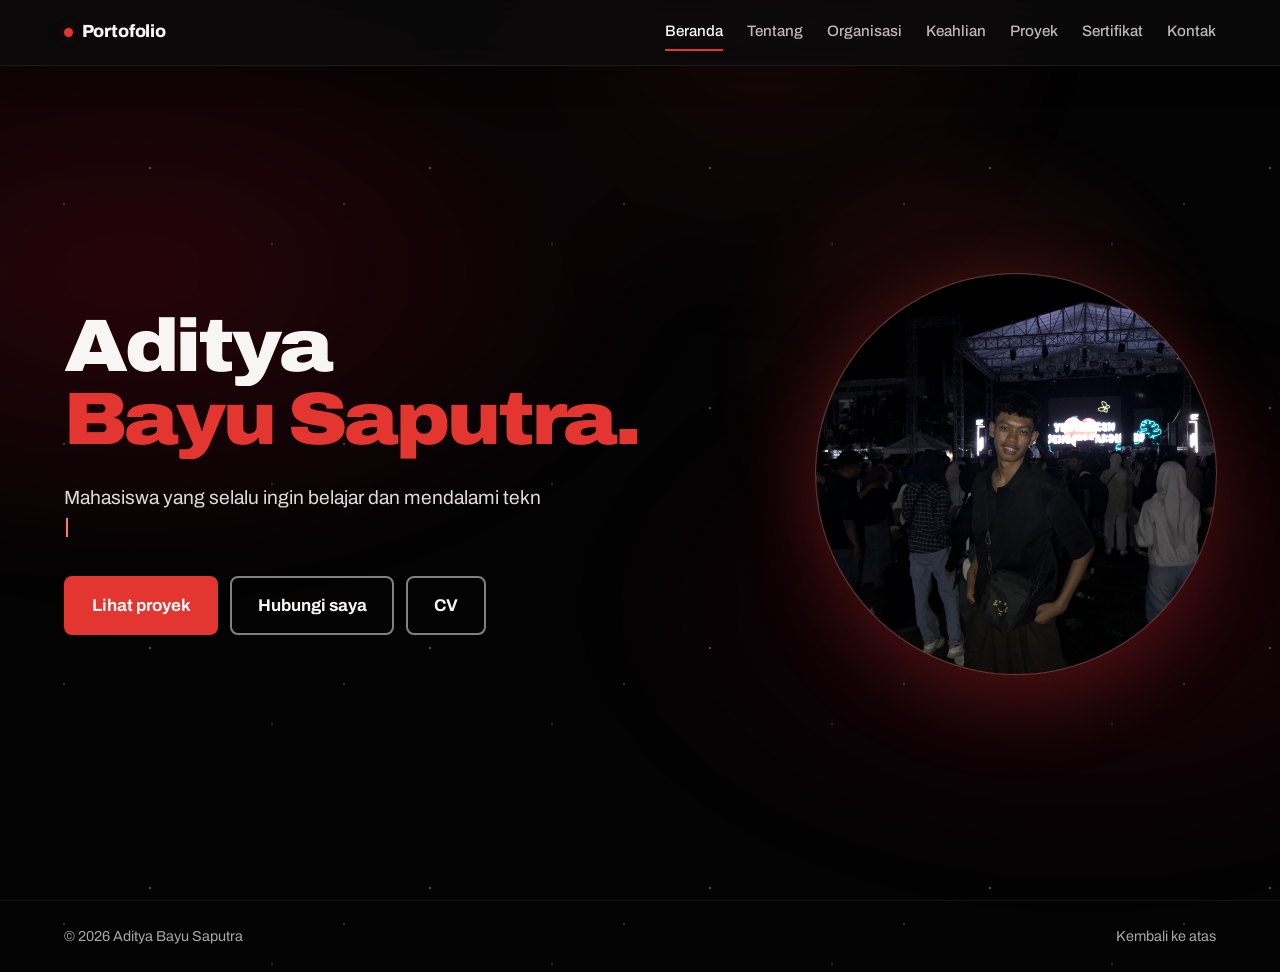
<file: index.html>
<!DOCTYPE html>
<html lang="id">
<head>
  <meta charset="UTF-8">
  <meta name="viewport" content="width=device-width, initial-scale=1">
  <title>Aditya Bayu Saputra – Mahasiswa Teknik Komputer</title>
  <meta name="description" content="Portofolio Aditya Bayu Saputra, mahasiswa Teknik Komputer.">
  <link rel="preconnect" href="https://fonts.googleapis.com">
  <link rel="preconnect" href="https://fonts.gstatic.com" crossorigin>
  <link href="https://fonts.googleapis.com/css2?family=Archivo:wdth,wght@62..125,400..900&display=swap" rel="stylesheet">
  <link rel="stylesheet" href="style.css">
</head>
<body>
  <header class="topbar">
    <a class="brand" href="#atas">Portofolio</a>
    <nav class="nav" aria-label="Navigasi utama">
      <a href="#atas" class="active" aria-current="page">Beranda</a>
      <a href="tentang.html#tentang">Tentang</a>
      <a href="organisasi.html#organisasi">Organisasi</a>
      <a href="keahlian.html#keahlian">Keahlian</a>
      <a href="proyek.html#proyek">Proyek</a>
      <a href="sertifikat.html#sertifikat">Sertifikat</a>
      <a href="kontak.html#kontak">Kontak</a>
    </nav>
  </header>

  <main>
    <section class="hero" id="atas">
      <div class="hero-text">
        <h1 class="name">
          <span class="line"><span>Aditya</span></span>
          <span class="line"><span>Bayu Saputra.</span></span>
        </h1>
        <p class="role" aria-label="Mahasiswa yang selalu ingin belajar dan mendalami teknologi."><span class="typed-copy">Mahasiswa yang selalu ingin belajar dan mendalami teknologi.</span><span class="typing-caret" aria-hidden="true"></span></p>
        <div class="actions">
          <a class="btn btn-red" href="proyek.html#proyek">Lihat proyek</a>
          <a class="btn btn-line" href="kontak.html#kontak">Hubungi saya</a>
          <a class="btn btn-line" href="cv1.pdf" target="_blank" rel="noopener">CV</a>
        </div>
      </div>
      <figure class="photo">
        <img src="img/a1.jpeg" alt="Foto Aditya Bayu Saputra" onerror="this.remove()">
        <span class="photo-fallback" aria-hidden="true">AB</span>
      </figure>
    </section>
  </main>

  <footer class="footer">
    <p>&copy; <span id="tahun">2026</span> Aditya Bayu Saputra</p>
    <a href="#atas">Kembali ke atas</a>
  </footer>

  <script src="script.js"></script>
</body>
</html>
</file>
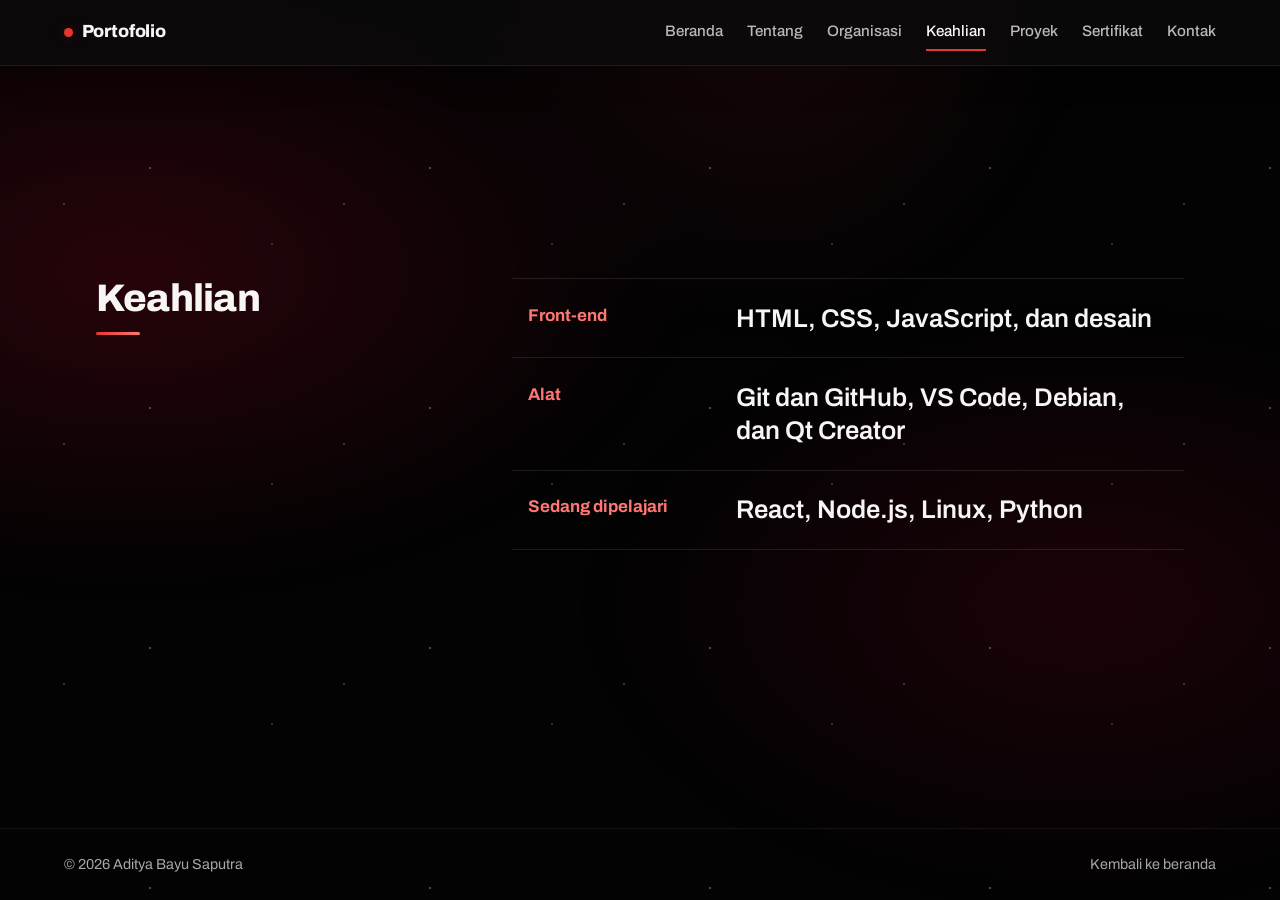
<file: keahlian.html>
<!DOCTYPE html>
<html lang="id">
<head>
  <meta charset="UTF-8">
  <meta name="viewport" content="width=device-width, initial-scale=1">
  <title>Keahlian – Aditya Bayu Saputra</title>
  <meta name="description" content="Keahlian dan teknologi yang sedang dipelajari Aditya Bayu Saputra.">
  <link rel="preconnect" href="https://fonts.googleapis.com">
  <link rel="preconnect" href="https://fonts.gstatic.com" crossorigin>
  <link href="https://fonts.googleapis.com/css2?family=Archivo:wdth,wght@62..125,400..900&display=swap" rel="stylesheet">
  <link rel="stylesheet" href="style.css">
</head>
<body>
  <header class="topbar">
    <a class="brand" href="index.html#atas">Portofolio</a>
    <nav class="nav" aria-label="Navigasi utama">
      <a href="index.html#atas">Beranda</a>
      <a href="tentang.html#tentang">Tentang</a>
      <a href="organisasi.html#organisasi">Organisasi</a>
      <a href="#keahlian" class="active" aria-current="page">Keahlian</a>
      <a href="proyek.html#proyek">Proyek</a>
      <a href="sertifikat.html#sertifikat">Sertifikat</a>
      <a href="kontak.html#kontak">Kontak</a>
    </nav>
  </header>
  <main>
    <section class="skills" id="keahlian">
      <div class="wrap two-col">
        <h2>Keahlian</h2>
        <dl class="skill-list">
          <div><dt>Front-end</dt><dd>HTML, CSS, JavaScript, dan desain</dd></div>
          <div><dt>Alat</dt><dd>Git dan GitHub, VS Code, Debian, dan Qt Creator</dd></div>
          <div><dt>Sedang dipelajari</dt><dd>React, Node.js, Linux, Python</dd></div>
        </dl>
      </div>
    </section>
  </main>
  <footer class="footer"><p>&copy; <span id="tahun">2026</span> Aditya Bayu Saputra</p><a href="index.html#atas">Kembali ke beranda</a></footer>
  <script src="script.js"></script>
</body>
</html>
</file>
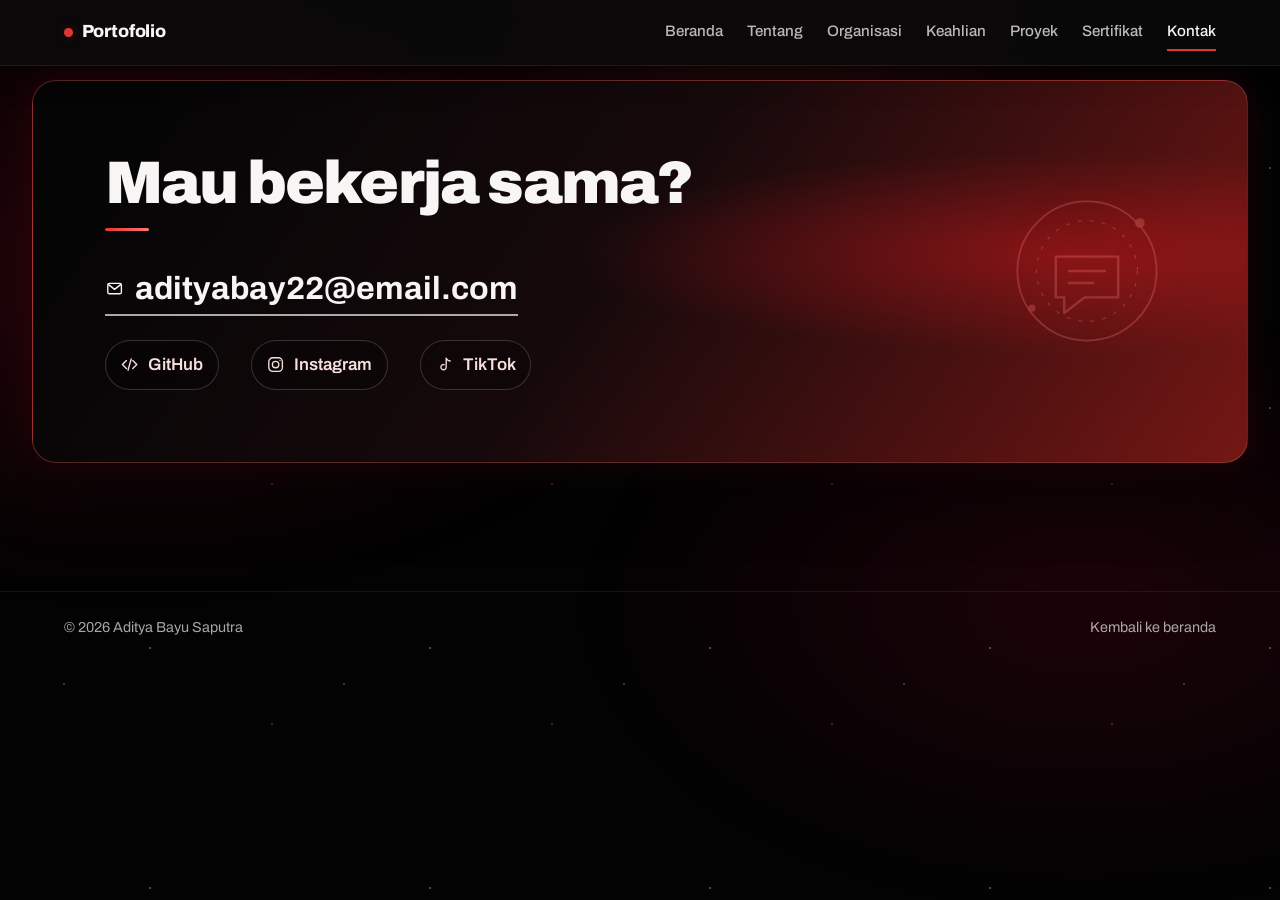
<file: kontak.html>
<!DOCTYPE html>
<html lang="id">
<head>
  <meta charset="UTF-8">
  <meta name="viewport" content="width=device-width, initial-scale=1">
  <title>Kontak – Aditya Bayu Saputra</title>
  <meta name="description" content="Hubungi Aditya Bayu Saputra.">
  <link rel="preconnect" href="https://fonts.googleapis.com">
  <link rel="preconnect" href="https://fonts.gstatic.com" crossorigin>
  <link href="https://fonts.googleapis.com/css2?family=Archivo:wdth,wght@62..125,400..900&display=swap" rel="stylesheet">
  <link rel="stylesheet" href="style.css">
</head>
<body>
  <header class="topbar">
    <a class="brand" href="index.html#atas">Portofolio</a>
    <nav class="nav" aria-label="Navigasi utama">
      <a href="index.html#atas">Beranda</a>
      <a href="tentang.html#tentang">Tentang</a>
      <a href="organisasi.html#organisasi">Organisasi</a>
      <a href="keahlian.html#keahlian">Keahlian</a>
      <a href="proyek.html#proyek">Proyek</a>
      <a href="sertifikat.html#sertifikat">Sertifikat</a>
      <a href="#kontak" class="active" aria-current="page">Kontak</a>
    </nav>
  </header>
  <main>
    <section class="contact" id="kontak">
      <div class="wrap">
        <div class="contact-decoration" aria-hidden="true">
          <svg viewBox="0 0 160 160" fill="none">
            <circle cx="80" cy="80" r="58" stroke="currentColor" stroke-width="1.5" />
            <circle cx="80" cy="80" r="42" stroke="currentColor" stroke-width="1" stroke-dasharray="3 7" />
            <path d="M54 68h52v34H78l-17 13v-13h-7V68Z" stroke="currentColor" stroke-width="2" stroke-linejoin="round" />
            <path d="M65 80h30M65 90h20" stroke="currentColor" stroke-width="2" stroke-linecap="round" />
            <circle cx="124" cy="40" r="4" fill="currentColor" />
            <circle cx="34" cy="111" r="3" fill="currentColor" />
          </svg>
        </div>
        <h2 class="contact-title">Mau bekerja sama?</h2>
        <a class="mail" href="mailto:adityabay22@email.com">
          <svg class="contact-link-icon" viewBox="0 0 24 24" aria-hidden="true" focusable="false">
            <rect x="3.5" y="5.5" width="17" height="13" rx="2" />
            <path d="m4.5 7 7.5 6 7.5-6" />
          </svg>
          <span>adityabay22@email.com</span>
        </a>
        <ul class="socials">
          <li>
            <a href="https://github.com/" target="_blank" rel="noopener">
              <svg class="contact-link-icon" viewBox="0 0 24 24" aria-hidden="true" focusable="false">
                <path d="m8 7-5 5 5 5M16 7l5 5-5 5m-2-12-4 14" />
              </svg>
              <span>GitHub</span>
            </a>
          </li>
          <li>
            <a href="https://www.instagram.com/ditz_amoureux?dmpr=OWpjemVkOXNkZjht" target="_blank" rel="noopener">
              <svg class="contact-link-icon" viewBox="0 0 24 24" aria-hidden="true" focusable="false">
                <rect x="3.5" y="3.5" width="17" height="17" rx="5" />
                <circle cx="12" cy="12" r="4" />
                <circle cx="17.5" cy="6.8" r=".8" fill="currentColor" stroke="none" />
              </svg>
              <span>Instagram</span>
            </a>
          </li>
          <li>
            <a href="http://tiktok.com/@adityabay22" target="_blank" rel="noopener">
              <svg class="contact-link-icon" viewBox="0 0 24 24" aria-hidden="true" focusable="false">
                <path d="M14 4v11.2a3.3 3.3 0 1 1-2.7-3.25M14 4c1.1 2.1 2.8 3.2 5 3.5" />
              </svg>
              <span>TikTok</span>
            </a>
          </li>
        </ul>
      </div>
    </section>
  </main>
  <footer class="footer"><p>&copy; <span id="tahun">2026</span> Aditya Bayu Saputra</p><a href="index.html#atas">Kembali ke beranda</a></footer>
  <script src="script.js"></script>
</body>
</html>
</file>
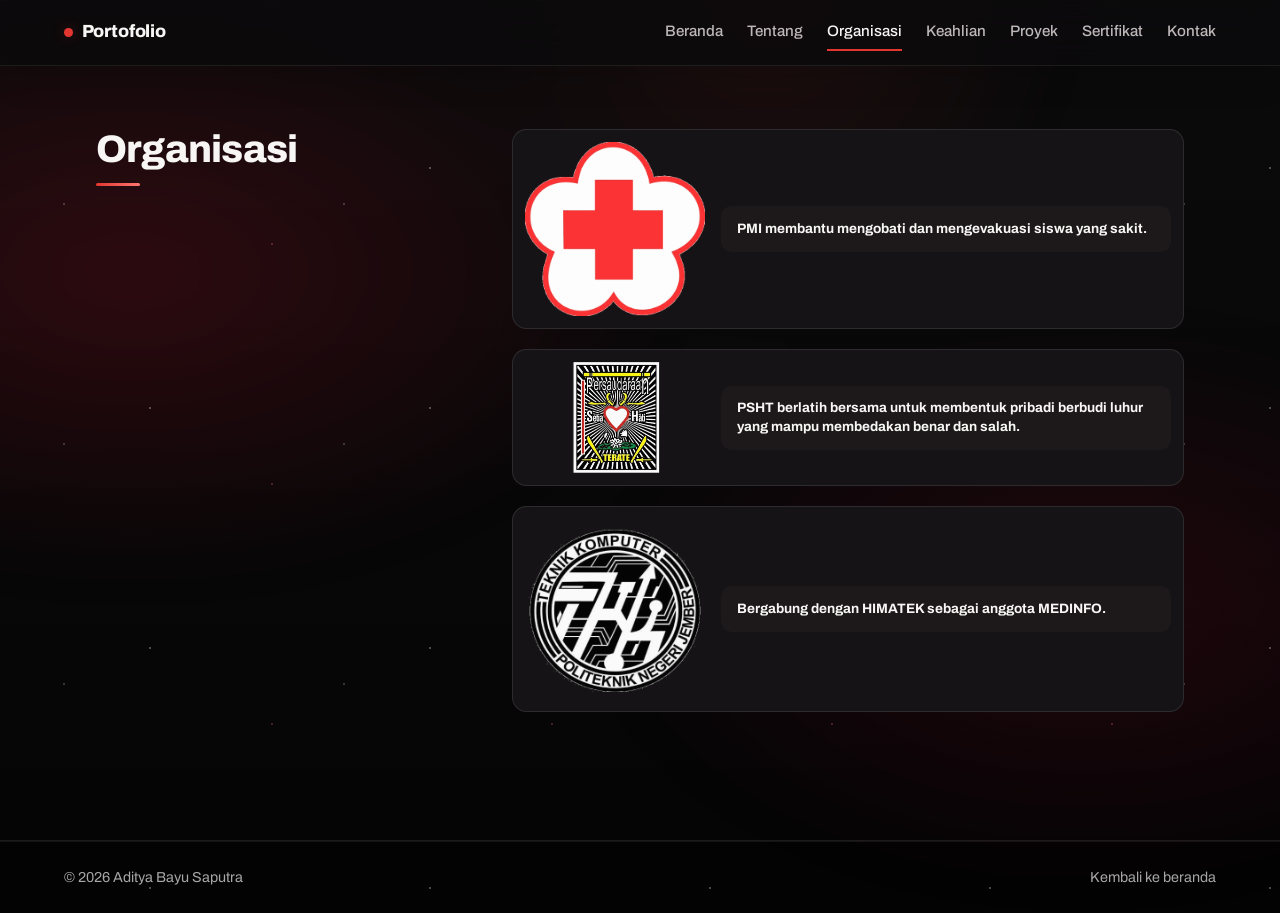
<file: organisasi.html>
<!DOCTYPE html>
<html lang="id">
<head>
  <meta charset="UTF-8">
  <meta name="viewport" content="width=device-width, initial-scale=1">
  <title>Organisasi – Aditya Bayu Saputra</title>
  <meta name="description" content="Pengalaman organisasi Aditya Bayu Saputra.">
  <link rel="preconnect" href="https://fonts.googleapis.com">
  <link rel="preconnect" href="https://fonts.gstatic.com" crossorigin>
  <link href="https://fonts.googleapis.com/css2?family=Archivo:wdth,wght@62..125,400..900&display=swap" rel="stylesheet">
  <link rel="stylesheet" href="style.css">
</head>
<body>
  <header class="topbar">
    <a class="brand" href="index.html#atas">Portofolio</a>
    <nav class="nav" aria-label="Navigasi utama">
      <a href="index.html#atas">Beranda</a>
      <a href="tentang.html#tentang">Tentang</a>
      <a href="#organisasi" class="active" aria-current="page">Organisasi</a>
      <a href="keahlian.html#keahlian">Keahlian</a>
      <a href="proyek.html#proyek">Proyek</a>
      <a href="sertifikat.html#sertifikat">Sertifikat</a>
      <a href="kontak.html#kontak">Kontak</a>
    </nav>
  </header>

  <main>
    <section class="about" id="organisasi">
      <div class="wrap two-col">
        <div class="about-heading">
          <h2>Organisasi</h2>
        </div>
        <div class="about-body">
          <ul class="image-gallery organization-gallery">
            <li>
              <figure class="gallery-card">
                <img src="img/org1.png" alt="Kegiatan PMI" onerror="this.remove()">
                <figcaption>PMI membantu mengobati dan mengevakuasi siswa yang sakit.</figcaption>
                <span class="gallery-fallback" aria-hidden="true">PMI</span>
              </figure>
            </li>
            <li>
              <figure class="gallery-card">
                <img src="img/org2.png" alt="Kegiatan PSHT" onerror="this.remove()">
                <figcaption>PSHT berlatih bersama untuk membentuk pribadi berbudi luhur yang mampu membedakan benar dan salah.</figcaption>
                <span class="gallery-fallback" aria-hidden="true">Foto organisasi</span>
              </figure>
            </li>
            <li>
              <figure class="gallery-card">
                <img src="img/org3.png" alt="Kegiatan HIMATEK" onerror="this.remove()">
                <figcaption>Bergabung dengan HIMATEK sebagai anggota MEDINFO.</figcaption>
                <span class="gallery-fallback" aria-hidden="true">Foto organisasi</span>
              </figure>
            </li>
          </ul>
        </div>
      </div>
    </section>
  </main>

  <footer class="footer">
    <p>&copy; <span id="tahun">2026</span> Aditya Bayu Saputra</p>
    <a href="index.html#atas">Kembali ke beranda</a>
  </footer>

  <script src="script.js"></script>
</body>
</html>
</file>
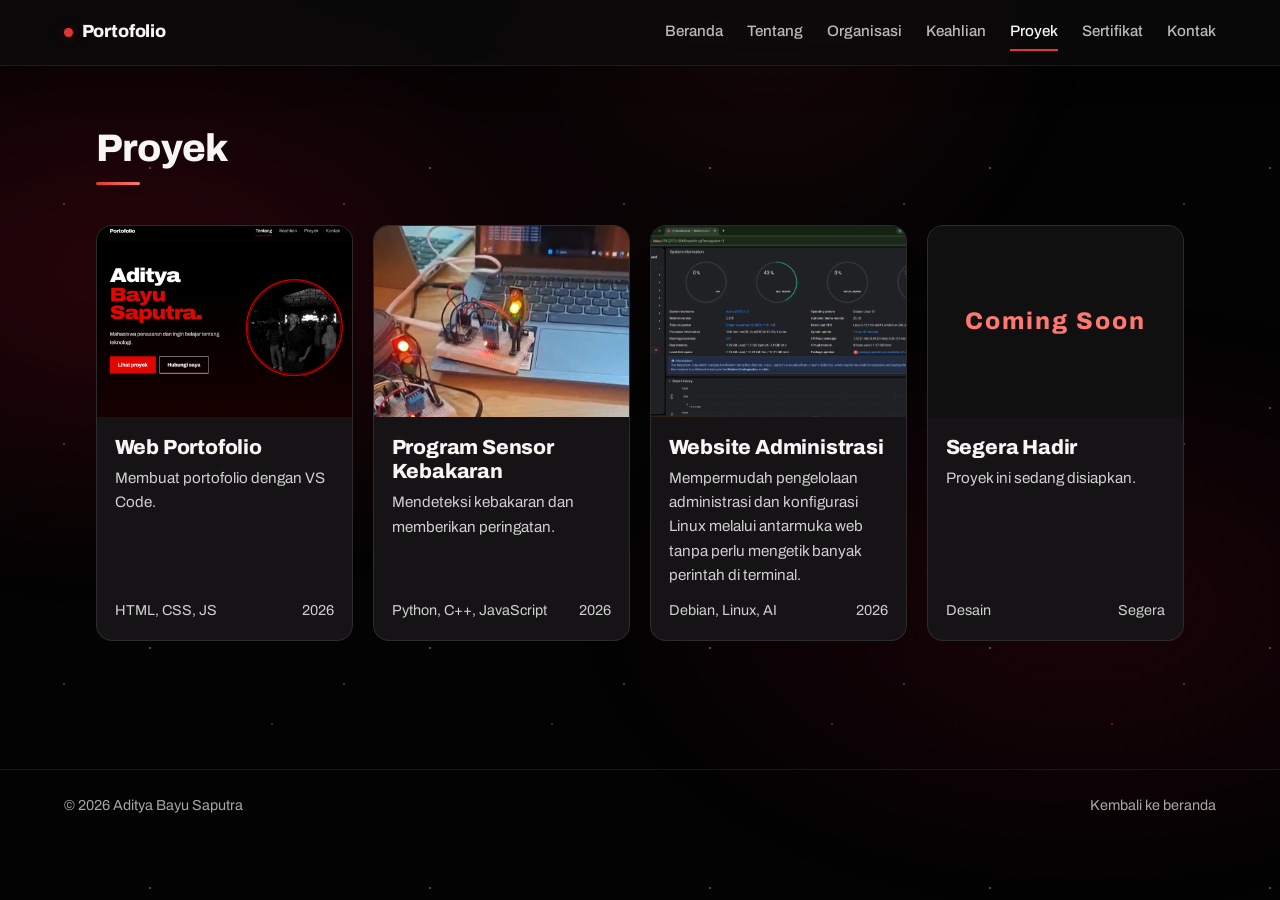
<file: proyek.html>
<!DOCTYPE html>
<html lang="id">
<head>
  <meta charset="UTF-8">
  <meta name="viewport" content="width=device-width, initial-scale=1">
  <title>Proyek – Aditya Bayu Saputra</title>
  <meta name="description" content="Daftar proyek Aditya Bayu Saputra.">
  <link rel="preconnect" href="https://fonts.googleapis.com">
  <link rel="preconnect" href="https://fonts.gstatic.com" crossorigin>
  <link href="https://fonts.googleapis.com/css2?family=Archivo:wdth,wght@62..125,400..900&display=swap" rel="stylesheet">
  <link rel="stylesheet" href="style.css">
</head>
<body>
  <header class="topbar">
    <a class="brand" href="index.html#atas">Portofolio</a>
    <nav class="nav" aria-label="Navigasi utama">
      <a href="index.html#atas">Beranda</a>
      <a href="tentang.html#tentang">Tentang</a>
      <a href="organisasi.html#organisasi">Organisasi</a>
      <a href="keahlian.html#keahlian">Keahlian</a>
      <a href="#proyek" class="active" aria-current="page">Proyek</a>
      <a href="sertifikat.html#sertifikat">Sertifikat</a>
      <a href="kontak.html#kontak">Kontak</a>
    </nav>
  </header>
  <main>
    <section class="projects" id="proyek">
      <div class="wrap">
        <h2>Proyek</h2>
        <ul class="project-list">
          <li><a href="#" class="project"><span class="p-img"><img src="img/a2.png" alt="Web Portofolio" onerror="this.remove()"><span class="p-img-fallback" aria-hidden="true">Gambar proyek</span></span><span class="p-main"><strong>Web Portofolio</strong><em>Membuat portofolio dengan VS Code.</em></span><span class="p-meta"><span>HTML, CSS, JS</span><span>2026</span></span></a></li>
          <li><a href="#" class="project"><span class="p-img"><img src="img/prk1.jpeg" alt="Program ESP8266" onerror="this.remove()"><span class="p-img-fallback" aria-hidden="true">Gambar proyek</span></span><span class="p-main"><strong>Program Sensor Kebakaran</strong><em>Mendeteksi kebakaran dan memberikan peringatan.</em></span><span class="p-meta"><span>Python, C++, JavaScript</span><span>2026</span></span></a></li>
          <li><a href="#" class="project"><span class="p-img"><img src="img/prk2.png" alt="Antarmuka Webmin" onerror="this.remove()"><span class="p-img-fallback" aria-hidden="true">Gambar proyek</span></span><span class="p-main"><strong>Website Administrasi</strong><em>Mempermudah pengelolaan administrasi dan konfigurasi Linux melalui antarmuka web tanpa perlu mengetik banyak perintah di terminal.</em></span><span class="p-meta"><span>Debian, Linux, AI</span><span>2026</span></span></a></li>
          <li><a href="#" class="project"><span class="p-img p-img-coming-soon"><span>Coming Soon</span></span><span class="p-main"><strong>Segera Hadir</strong><em>Proyek ini sedang disiapkan.</em></span><span class="p-meta"><span>Desain</span><span>Segera</span></span></a></li>
        </ul>
      </div>
    </section>
  </main>
  <footer class="footer"><p>&copy; <span id="tahun">2026</span> Aditya Bayu Saputra</p><a href="index.html#atas">Kembali ke beranda</a></footer>
  <script src="script.js"></script>
</body>
</html>
</file>
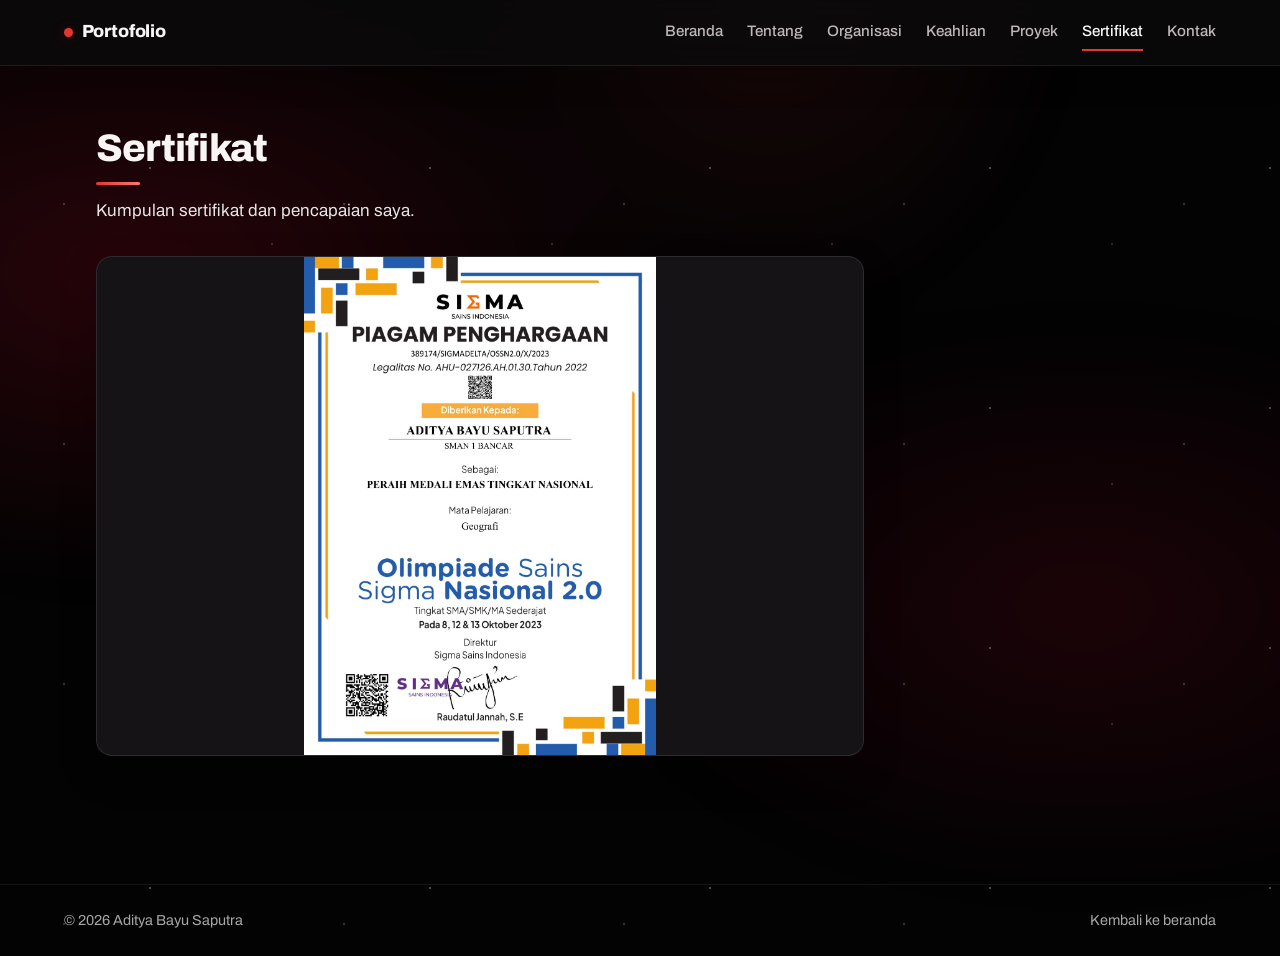
<file: sertifikat.html>
<!DOCTYPE html>
<html lang="id">
<head>
  <meta charset="UTF-8">
  <meta name="viewport" content="width=device-width, initial-scale=1">
  <title>Sertifikat – Aditya Bayu Saputra</title>
  <meta name="description" content="Sertifikat dan pencapaian Aditya Bayu Saputra.">
  <link rel="preconnect" href="https://fonts.googleapis.com">
  <link rel="preconnect" href="https://fonts.gstatic.com" crossorigin>
  <link href="https://fonts.googleapis.com/css2?family=Archivo:wdth,wght@62..125,400..900&display=swap" rel="stylesheet">
  <link rel="stylesheet" href="style.css">
</head>
<body>
  <header class="topbar">
    <a class="brand" href="index.html#atas">Portofolio</a>
    <nav class="nav" aria-label="Navigasi utama">
      <a href="index.html#atas">Beranda</a>
      <a href="tentang.html#tentang">Tentang</a>
      <a href="organisasi.html#organisasi">Organisasi</a>
      <a href="keahlian.html#keahlian">Keahlian</a>
      <a href="proyek.html#proyek">Proyek</a>
      <a href="#sertifikat" class="active" aria-current="page">Sertifikat</a>
      <a href="kontak.html#kontak">Kontak</a>
    </nav>
  </header>
  <main>
    <section class="certificates" id="sertifikat">
      <div class="wrap">
        <h2 class="certificate-title">Sertifikat</h2>
        <p class="certificate-intro">Kumpulan sertifikat dan pencapaian saya.</p>
        <ul class="certificate-list">
          <li><figure class="certificate-card"><img src="img/srt1.jpeg" alt="Sertifikat 1" onerror="this.remove()"><figcaption class="certificate-fallback">Gambar sertifikat belum tersedia.</figcaption></figure></li>
        </ul>
      </div>
    </section>
  </main>
  <footer class="footer"><p>&copy; <span id="tahun">2026</span> Aditya Bayu Saputra</p><a href="index.html#atas">Kembali ke beranda</a></footer>
  <script src="script.js"></script>
</body>
</html>
</file>
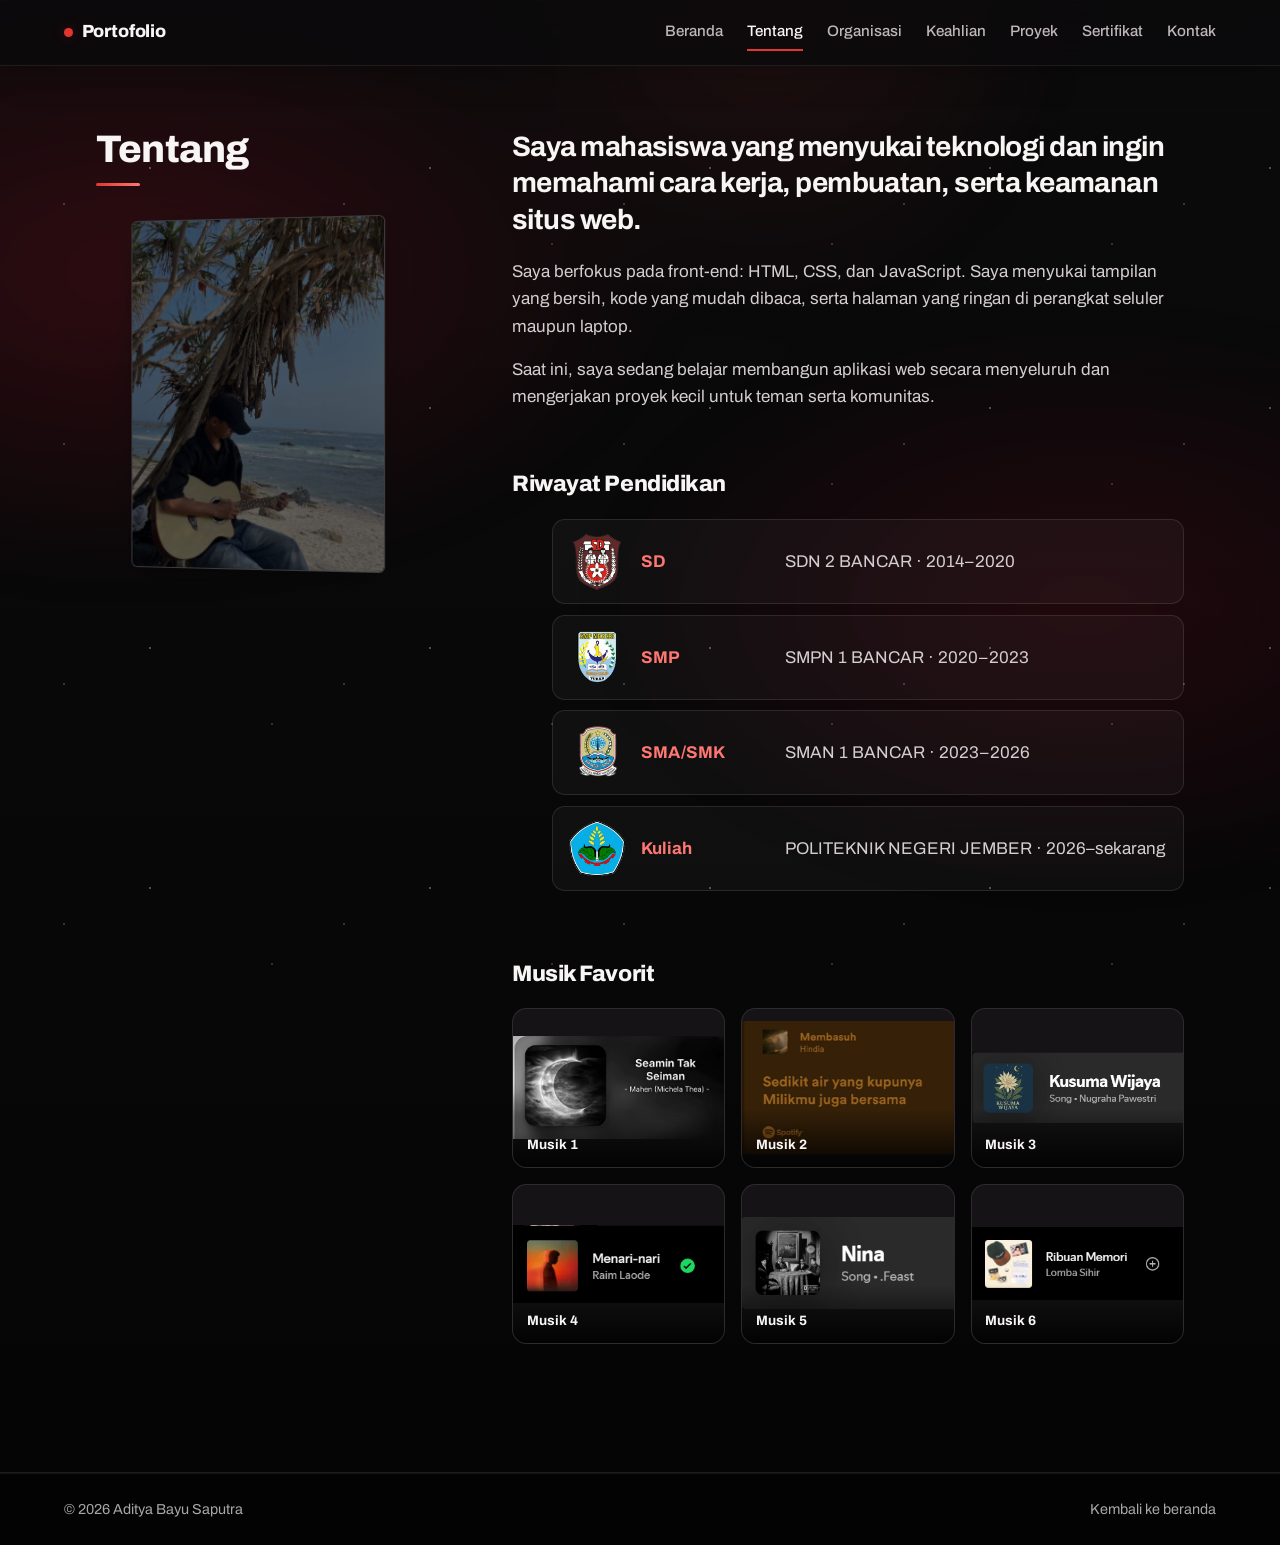
<file: tentang.html>
<!DOCTYPE html>
<html lang="id">
<head>
  <meta charset="UTF-8">
  <meta name="viewport" content="width=device-width, initial-scale=1">
  <title>Tentang – Aditya Bayu Saputra</title>
  <meta name="description" content="Tentang, pendidikan, dan musik favorit Aditya Bayu Saputra.">
  <link rel="preconnect" href="https://fonts.googleapis.com">
  <link rel="preconnect" href="https://fonts.gstatic.com" crossorigin>
  <link href="https://fonts.googleapis.com/css2?family=Archivo:wdth,wght@62..125,400..900&display=swap" rel="stylesheet">
  <link rel="stylesheet" href="style.css">
</head>
<body>
  <header class="topbar">
    <a class="brand" href="index.html#atas">Portofolio</a>
    <nav class="nav" aria-label="Navigasi utama">
      <a href="index.html#atas">Beranda</a>
      <a href="#tentang" class="active" aria-current="page">Tentang</a>
      <a href="organisasi.html#organisasi">Organisasi</a>
      <a href="keahlian.html#keahlian">Keahlian</a>
      <a href="proyek.html#proyek">Proyek</a>
      <a href="sertifikat.html#sertifikat">Sertifikat</a>
      <a href="kontak.html#kontak">Kontak</a>
    </nav>
  </header>

  <main>
    <section class="about" id="tentang">
      <div class="wrap two-col">
        <div class="about-heading">
          <h2>Tentang</h2>
          <div class="about-hanger">
            <div class="about-flip-card" data-tilt-card tabindex="0" role="button" aria-pressed="false" aria-label="Kartu foto 3D Aditya Bayu Saputra. Arahkan kursor atau sentuh untuk melihat foto lainnya. Tekan Enter atau Spasi untuk mengganti foto.">
              <div class="about-card-face about-card-front">
                <img class="about-card-photo-dark" src="img/acc2.jpeg" alt="Foto bermain gitar di tepi pantai" onerror="this.remove()">
                <img class="about-card-photo-light" src="img/acc2.jpeg" alt="" aria-hidden="true" onerror="this.remove()">
              </div>
              <figure class="about-card-face about-card-back">
                <img class="about-card-photo-dark" src="img/acc4.jpeg" alt="Foto seseorang di puncak gunung" onerror="this.remove()">
                <img class="about-card-photo-light" src="img/acc4.jpeg" alt="" aria-hidden="true" onerror="this.remove()">
              </figure>
            </div>
          </div>
        </div>
        <div class="about-body">
          <p class="lead">Saya mahasiswa yang menyukai teknologi dan ingin memahami cara kerja, pembuatan, serta keamanan situs web.</p>
          <p>Saya berfokus pada front-end: HTML, CSS, dan JavaScript. Saya menyukai tampilan yang bersih, kode yang mudah dibaca, serta halaman yang ringan di perangkat seluler maupun laptop.</p>
          <p>Saat ini, saya sedang belajar membangun aplikasi web secara menyeluruh dan mengerjakan proyek kecil untuk teman serta komunitas.</p>
          <div class="about-extra">
            <section class="about-section" aria-labelledby="pendidikan-title">
              <h3 id="pendidikan-title">Riwayat Pendidikan</h3>
              <ol class="education-list">
                <li><span class="education-logo"><img src="img/pdd1.png" alt="" onerror="this.remove()"><span>Logo</span></span><strong>SD</strong><span>SDN 2 BANCAR · 2014–2020</span></li>
                <li><span class="education-logo"><img src="img/pdd2.png" alt="" onerror="this.remove()"><span>Logo</span></span><strong>SMP</strong><span>SMPN 1 BANCAR · 2020–2023</span></li>
                <li><span class="education-logo"><img src="img/pdd3.png" alt="" onerror="this.remove()"><span>Logo</span></span><strong>SMA/SMK</strong><span>SMAN 1 BANCAR · 2023–2026</span></li>
                <li><span class="education-logo"><img src="img/pdd4.png" alt="" onerror="this.remove()"><span>Logo</span></span><strong>Kuliah</strong><span>POLITEKNIK NEGERI JEMBER · 2026–sekarang</span></li>
              </ol>
            </section>
            <section class="about-section" aria-labelledby="musik-title">
              <h3 id="musik-title">Musik Favorit</h3>
              <ul class="image-gallery music-gallery">
                <li><figure class="gallery-card"><img src="img/msk1.png" alt="Sampul musik 1" onerror="this.remove()"><figcaption>Musik 1</figcaption><span class="gallery-fallback" aria-hidden="true">Sampul musik</span></figure></li>
                <li><figure class="gallery-card"><img src="img/msk2.png" alt="Sampul musik 2" onerror="this.remove()"><figcaption>Musik 2</figcaption><span class="gallery-fallback" aria-hidden="true">Sampul musik</span></figure></li>
                <li><figure class="gallery-card"><img src="img/msk3.png" alt="Sampul musik 3" onerror="this.remove()"><figcaption>Musik 3</figcaption><span class="gallery-fallback" aria-hidden="true">Sampul musik</span></figure></li>
                <li><figure class="gallery-card"><img src="img/msk4.png" alt="Sampul musik 4" onerror="this.remove()"><figcaption>Musik 4</figcaption><span class="gallery-fallback" aria-hidden="true">Sampul musik</span></figure></li>
                <li><figure class="gallery-card"><img src="img/msk5.png" alt="Sampul musik 5" onerror="this.remove()"><figcaption>Musik 5</figcaption><span class="gallery-fallback" aria-hidden="true">Sampul musik</span></figure></li>
                <li><figure class="gallery-card"><img src="img/msk6.png" alt="Sampul musik 6" onerror="this.remove()"><figcaption>Musik 6</figcaption><span class="gallery-fallback" aria-hidden="true">Sampul musik</span></figure></li>
              </ul>
            </section>
          </div>
        </div>
      </div>
    </section>
  </main>

  <footer class="footer"><p>&copy; <span id="tahun">2026</span> Aditya Bayu Saputra</p><a href="index.html#atas">Kembali ke beranda</a></footer>
  <script src="script.js"></script>
</body>
</html>
</file>
<file: style.css>
/* ===== Warna: hitam, merah, putih ===== */
:root {
  --black: #0b0a0c;
  --white: #f8f5f5;
  --red: #e43630;
  --red-dark: #bd2924;
  --red-light: #ff7771;
  --grey: #beb7b9;
  --surface: #151315;
  --surface-raised: #1d191b;
  --line: rgba(255, 255, 255, 0.1);
  --red-glow: rgba(228, 54, 48, 0.24);
  --font: "Archivo", "Helvetica Neue", Arial, sans-serif;
  --pad: clamp(1.25rem, 5vw, 4rem);
}

*, *::before, *::after { box-sizing: border-box; }

html { scroll-behavior: smooth; scroll-padding-top: 4.5rem; }

body {
  isolation: isolate;
  margin: 0;
  font-family: var(--font);
  font-size: 1.0625rem;
  line-height: 1.6;
  color: var(--white);
  background: #030304;
  -webkit-font-smoothing: antialiased;
}

::selection { color: var(--white); background: var(--red-dark); }

body::before, body::after {
  content: "";
  position: fixed;
  inset: -12%;
  z-index: -1;
  pointer-events: none;
}
body::before {
  background:
    radial-gradient(ellipse at 18% 34%, rgba(190, 12, 32, 0.2), transparent 30%),
    radial-gradient(ellipse at 78% 64%, rgba(130, 4, 24, 0.2), transparent 28%),
    radial-gradient(ellipse at 58% 8%, rgba(228, 54, 48, 0.1), transparent 24%);
  filter: blur(28px);
  animation: cosmic-nebula 28s ease-in-out infinite alternate;
}
body::after {
  background-image:
    radial-gradient(1px 1px at 24px 36px, rgba(255, 255, 255, 0.7) 98%, transparent),
    radial-gradient(1px 1px at 146px 112px, rgba(255, 119, 113, 0.65) 98%, transparent),
    radial-gradient(1.5px 1.5px at 218px 72px, rgba(255, 255, 255, 0.5) 98%, transparent);
  background-size: 280px 240px;
  opacity: 0.4;
  animation: cosmic-stars 55s linear infinite;
}
@keyframes cosmic-nebula {
  from { transform: translate3d(-1.5%, -1%, 0) scale(1); }
  to { transform: translate3d(1.5%, 1%, 0) scale(1.06); }
}
@keyframes cosmic-stars {
  to { transform: translate3d(-2%, 1.5%, 0); }
}

a { color: inherit; text-decoration: none; }
ul, dl, dd { margin: 0; padding: 0; list-style: none; }

.cosmic-cursor-dot { position: fixed; top: 0; left: 0; z-index: 20; width: var(--trail-size); aspect-ratio: 1; border-radius: 50%; opacity: 0; background: radial-gradient(circle, #fff 0%, #ff7771 24%, rgba(228, 54, 48, .7) 52%, transparent 76%); filter: drop-shadow(0 0 7px rgba(255, 54, 48, .85)); pointer-events: none; will-change: transform; transition: opacity .2s ease; }
.cosmic-cursor-dot.is-visible { opacity: var(--trail-opacity); }
.firework-rocket, .firework-spark, .firework-flash { position: fixed; z-index: 19; pointer-events: none; }
.firework-rocket { top: calc(100vh - 9px); left: calc(var(--firework-x) - 2px); width: 4px; height: 18px; border-radius: 50%; background: linear-gradient(to top, transparent, #fff, var(--red-light)); filter: drop-shadow(0 0 8px var(--red-light)); animation: firework-rocket-rise .56s cubic-bezier(.2,.7,.3,1) forwards; }
.firework-flash { top: calc(var(--firework-y) - 40px); left: calc(var(--firework-x) - 40px); width: 80px; height: 80px; border-radius: 50%; background: radial-gradient(circle, #fff 0%, rgba(255, 209, 102, 0.9) 12%, rgba(255, 119, 113, 0.5) 38%, transparent 72%); opacity: 0; animation: firework-flash .5s ease-out .52s forwards; }
.firework-spark { top: calc(var(--firework-y) - 3px); left: calc(var(--firework-x) - 3px); width: 6px; height: 6px; border-radius: 50%; background: var(--firework-color); box-shadow: 0 0 12px var(--firework-color), 0 0 22px var(--firework-color); opacity: 0; animation: firework-burst .9s ease-out .52s forwards; }
@keyframes firework-rocket-rise {
  to { transform: translateY(var(--firework-rise)); opacity: 0; }
}
@keyframes firework-flash {
  0% { opacity: 0; transform: scale(.15); }
  20% { opacity: 1; transform: scale(1); }
  100% { opacity: 0; transform: scale(1.6); }
}
@keyframes firework-burst {
  0% { opacity: 1; transform: translate(0, 0) scale(.8); }
  100% { opacity: 0; transform: translate(var(--burst-x), var(--burst-y)) scale(.1); }
}

:focus-visible { outline: 3px solid var(--red); outline-offset: 3px; }
a:hover, a:focus-visible, a:active { text-shadow: 0 0 8px rgba(255, 72, 65, 0.8); }

.wrap { max-width: 76rem; margin: 0 auto; padding: 0 var(--pad); }

h2 {
  margin: 0;
  font-size: clamp(1.6rem, 3.6vw, 2.4rem);
  font-weight: 800;
  line-height: 1.05;
  letter-spacing: -0.02em;
}
h2::after {
  display: block;
  width: 2.75rem;
  height: 3px;
  margin-top: 0.85rem;
  border-radius: 999px;
  background: linear-gradient(90deg, var(--red), var(--red-light));
  content: "";
}

/* ===== Topbar ===== */
.topbar {
  position: fixed;
  inset: 0 0 auto 0;
  z-index: 10;
  display: flex;
  align-items: center;
  justify-content: space-between;
  gap: 2rem;
  padding: 0.85rem var(--pad);
  background: rgba(11, 10, 12, 0.82);
  backdrop-filter: blur(16px);
  -webkit-backdrop-filter: blur(16px);
  border-bottom: 1px solid rgba(255, 255, 255, 0.08);
  box-shadow: 0 0.75rem 2rem rgba(0, 0, 0, 0.16);
}
.brand { font-weight: 800; font-size: 1.1rem; letter-spacing: -0.01em; white-space: nowrap; }
.brand::before { display: inline-block; width: 0.55rem; height: 0.55rem; margin-right: 0.55rem; border-radius: 50%; background: var(--red); box-shadow: 0 0 0.8rem var(--red-glow); content: ""; }
.nav { display: flex; flex-wrap: wrap; gap: 1.5rem; scrollbar-width: thin; scrollbar-color: rgba(255, 255, 255, 0.28) transparent; }
.nav::-webkit-scrollbar { height: 4px; }
.nav::-webkit-scrollbar-track { background: transparent; }
.nav::-webkit-scrollbar-thumb { border-radius: 999px; background: rgba(255, 255, 255, 0.28); }
.nav a, .nav-link { color: var(--grey); font-weight: 500; font-size: 0.95rem; padding: 0.35rem 0; border-bottom: 2px solid transparent; transition: color .2s, border-color .2s, text-shadow .2s; }
.nav a:hover, .nav a.active, .nav-link:hover { color: var(--white); border-color: var(--red); }

/* ===== Animasi konten saat terlihat ===== */
.reveal-on-scroll { opacity: 0; transform: translate3d(0, .75rem, 0); transition: opacity 1.1s cubic-bezier(.22,1,.36,1), transform 1.1s cubic-bezier(.22,1,.36,1); }
.reveal-on-scroll.is-visible { opacity: 1; transform: none; }
.reveal-on-scroll.reveal-image { transform: translate3d(0, .5rem, 0) scale(.985); }
.reveal-on-scroll.reveal-image.is-visible { transform: none; }
body { overflow-x: hidden; }
main { animation: page-rise-in 1.5s cubic-bezier(.22,1,.36,1) both; }
@keyframes page-rise-in {
  from { opacity: .8; transform: translate3d(0, .9rem, 0); }
  to { opacity: 1; transform: translate3d(0, 0, 0); }
}

/* ===== Hero ===== */
.hero {
  position: relative;
  isolation: isolate;
  min-height: 100svh;
  display: grid;
  grid-template-columns: 1.4fr 1fr;
  gap: clamp(1.5rem, 4vw, 4rem);
  align-items: center;
  padding: 8rem var(--pad) 5rem;
  max-width: 84rem;
  margin: 0 auto;
}
.hero-text { min-width: 0; }
.hero::before {
  content: "";
  position: absolute;
  z-index: -1;
  top: 12%;
  right: 3%;
  width: min(42vw, 34rem);
  aspect-ratio: 1;
  border-radius: 50%;
  background: radial-gradient(circle, rgba(228, 54, 48, 0.2), transparent 68%);
  pointer-events: none;
}

.name {
  margin: 0 0 1.5rem;
  font-size: clamp(2.6rem, 5.8vw, 6.5rem);
  font-weight: 900;
  font-stretch: 112%;
  line-height: 0.92;
  letter-spacing: -0.04em;
}
.name .line { display: block; overflow: hidden; padding-bottom: 0.06em; }
.name .line > span { display: block; transform: translateY(105%); }
.loaded .name .line > span { transform: none; transition: transform .9s cubic-bezier(.2,.8,.2,1); }
.loaded .name .line:nth-child(2) > span { transition-delay: .12s; color: var(--red); }

.role { max-width: 30rem; margin: 0 0 2rem; font-size: clamp(1.05rem, 1.8vw, 1.2rem); color: #e0dadd; }
.typing-caret { display: inline-block; width: 2px; height: 1em; margin-left: 0.15rem; vertical-align: -0.12em; background: var(--red-light); animation: typing-caret-blink .8s steps(2, start) infinite; }
@keyframes typing-caret-blink { to { visibility: hidden; } }

.actions { display: flex; flex-wrap: wrap; gap: 0.75rem; }
.btn {
  display: inline-block;
  padding: 0.85rem 1.6rem;
  font-weight: 700;
  border: 2px solid var(--red);
  border-radius: 0.5rem;
  transition: background .2s, color .2s, border-color .2s, transform .2s, box-shadow .2s;
}
.btn:focus-visible { outline-color: var(--red-light); outline-offset: 4px; }
.btn-red { background: var(--red); color: var(--white); }
.btn-red:hover { background: var(--red-dark); border-color: var(--red-dark); box-shadow: 0 8px 24px rgba(228, 54, 48, 0.24); transform: translateY(-2px); }
.btn-line { color: var(--white); border-color: rgba(255, 255, 255, 0.5); }
.btn-line:hover { background: var(--white); border-color: var(--white); color: var(--black); transform: translateY(-2px); }
.btn:active { background: linear-gradient(135deg, var(--red-light), var(--red-dark)); border-color: var(--red-light); color: var(--white); box-shadow: 0 4px 18px rgba(228, 54, 48, 0.4); transform: scale(0.96); }

/* foto */
.photo {
  position: relative;
  margin: 0;
  width: 100%;
  max-width: 25rem;
  justify-self: end;
  aspect-ratio: 1;
  border-radius: 50%;
  background: linear-gradient(145deg, var(--red-light), var(--red-dark));
  box-shadow: 0 0 0 1px rgba(255, 255, 255, 0.2), 0 24px 80px rgba(228, 54, 48, 0.28);
  overflow: hidden;
}
.photo img { position: absolute; inset: 0; width: 100%; height: 100%; object-fit: cover; filter: grayscale(0.12) contrast(1.04); transition: transform .5s ease, filter .5s ease; }
.photo:hover img { transform: scale(1.04); filter: contrast(1.04) brightness(1.06); }
.photo-fallback {
  position: absolute; inset: 0;
  display: grid; place-items: center;
  font-size: clamp(3.5rem, 9vw, 6rem);
  font-weight: 900; letter-spacing: -0.06em;
  color: var(--black);
}
.photo img + .photo-fallback { display: none; }

/* ===== Tentang (putih) ===== */
.about { padding: clamp(5rem, 10vw, 8rem) 0; background: linear-gradient(180deg, rgba(255, 255, 255, 0.035), rgba(255, 255, 255, 0.012)); border-block: 1px solid rgba(255, 255, 255, 0.07); }
.two-col { display: grid; grid-template-columns: 1fr 2fr; gap: 2.5rem 5rem; align-items: start; }
.lead { max-width: 42rem; margin: 0 0 1.25rem; font-size: clamp(1.25rem, 2.5vw, 1.75rem); font-weight: 700; line-height: 1.3; letter-spacing: -0.02em; }
.about-body p:not(.lead) { margin: 0 0 1rem; max-width: 42rem; color: #d4ced0; }
.about-hanger { position: relative; display: grid; place-items: center; width: min(100%, 20rem); height: 24rem; margin-bottom: 1.5rem; perspective: 1000px; }
.about-flip-card { position: relative; width: min(80%, 16rem); height: 22rem; transform: rotateX(var(--card-tilt-x, 0deg)) rotateY(var(--card-turn, -8deg)); transform-style: preserve-3d; transition: transform .4s cubic-bezier(.2,.75,.25,1); cursor: pointer; touch-action: none; user-select: none; -webkit-user-select: none; }
.about-flip-card.is-tilting { transition: transform .08s ease-out; }
.about-flip-card::before { position: absolute; inset: 0; z-index: -1; border: 1px solid rgba(255, 255, 255, 0.18); border-radius: 0.4rem; background: #222023; content: ""; transform: translateZ(-5px); }
.about-flip-card:focus-visible { outline: 2px solid var(--red-light); outline-offset: 6px; }
.about-card-face { position: absolute; inset: 0; display: flex; flex-direction: column; justify-content: center; margin: 0; padding: clamp(1.25rem, 3vw, 2rem); overflow: hidden; border: 1px solid rgba(255, 255, 255, 0.18); border-radius: 0.4rem; background: #111012; box-shadow: 0 12px 28px rgba(0, 0, 0, 0.32); backface-visibility: hidden; -webkit-backface-visibility: hidden; }
.about-card-front { z-index: 1; align-items: center; transition: opacity .25s ease; }
.about-card-face img.about-card-photo-dark, .about-card-face img.about-card-photo-light { position: absolute; inset: 0; width: 100%; height: 100%; object-fit: cover; }
.about-card-photo-dark { filter: brightness(0.38); }
.about-card-photo-light { z-index: 1; filter: brightness(1.08); opacity: 0; -webkit-mask-image: radial-gradient(circle 6rem at var(--pointer-x, 50%) var(--pointer-y, 50%), #000 0%, rgba(0, 0, 0, 0.8) 55%, transparent 100%); mask-image: radial-gradient(circle 6rem at var(--pointer-x, 50%) var(--pointer-y, 50%), #000 0%, rgba(0, 0, 0, 0.8) 55%, transparent 100%); transition: opacity .18s ease; }
.about-flip-card:hover .about-card-photo-light, .about-flip-card.is-pointer-over .about-card-photo-light, .about-flip-card.is-flipped .about-card-photo-light { opacity: 1; }
.about-card-back, .about-card-back.reveal-on-scroll.is-visible { z-index: 2; align-items: center; gap: 1rem; background: #111012; opacity: 0; text-align: center; transition: opacity .25s ease; -webkit-mask-image: radial-gradient(circle 6rem at var(--pointer-x, 50%) var(--pointer-y, 50%), #000 0%, rgba(0, 0, 0, 0.8) 55%, transparent 100%); mask-image: radial-gradient(circle 6rem at var(--pointer-x, 50%) var(--pointer-y, 50%), #000 0%, rgba(0, 0, 0, 0.8) 55%, transparent 100%); }
.about-flip-card:hover .about-card-back, .about-flip-card.is-pointer-over .about-card-back, .about-flip-card.is-flipped .about-card-back,
.about-flip-card:hover .about-card-back.reveal-on-scroll.is-visible,
.about-flip-card.is-pointer-over .about-card-back.reveal-on-scroll.is-visible,
.about-flip-card.is-flipped .about-card-back.reveal-on-scroll.is-visible { z-index: 2; opacity: 1; }
.about-heading { display: flex; flex-direction: column; align-items: flex-start; gap: 1rem; }
.about-extra { display: grid; gap: 3rem; margin-top: 3.5rem; }
.about-section h3 { margin: 0 0 1rem; font-size: 1.4rem; font-weight: 800; letter-spacing: -0.02em; }
.education-list { display: grid; gap: 0.65rem; }
.education-list li { display: grid; grid-template-columns: 3.5rem 8rem 1fr; gap: 1rem; align-items: center; padding: 0.85rem 1rem; border: 1px solid var(--line); border-radius: 0.8rem; background: rgba(255, 255, 255, 0.035); transition: border-color .2s, background .2s, transform .2s; }
.education-list li:hover { border-color: rgba(255, 119, 113, 0.45); background: rgba(255, 255, 255, 0.06); transform: translateX(3px); }
.education-list strong { color: var(--red-light); }
.education-list span { color: #d4ced0; }
.education-logo { position: relative; display: grid; place-items: center; width: 3.5rem; height: 3.5rem; color: #cfcfcf; font-size: 0.7rem; }
.education-logo img { position: absolute; inset: 0; width: 100%; height: 100%; object-fit: contain; }
.education-logo img + span { display: none; }
.image-gallery { display: grid; grid-template-columns: repeat(3, minmax(0, 1fr)); gap: 1rem; }
.gallery-card { position: relative; margin: 0; aspect-ratio: 4 / 3; overflow: hidden; border: 1px solid var(--line); border-radius: 0.9rem; background: linear-gradient(135deg, #260400, #8a0400); transition: transform .25s, border-color .25s, box-shadow .25s; }
.gallery-card:hover { transform: translateY(-4px); border-color: rgba(255, 119, 113, 0.45); box-shadow: 0 14px 30px rgba(0, 0, 0, 0.28), 0 0 20px rgba(228, 54, 48, 0.3); }
.gallery-card img { position: absolute; inset: 0; width: 100%; height: 100%; object-fit: cover; }
.music-gallery .gallery-card { aspect-ratio: 4 / 3; background: var(--surface); }
.music-gallery .gallery-card img { object-fit: contain; }
.gallery-card figcaption { position: absolute; inset: auto 0 0; z-index: 1; padding: 1.75rem 0.85rem 0.75rem; background: linear-gradient(transparent, rgba(0, 0, 0, 0.88)); font-size: 0.85rem; font-weight: 700; line-height: 1.35; }
.organization-gallery { grid-template-columns: minmax(0, 1fr); gap: 1.25rem; } .organization-gallery .gallery-card { display: grid; grid-template-columns: minmax(5rem, 0.4fr) minmax(0, 1fr); align-items: center; gap: 1rem; aspect-ratio: auto; padding: 0.75rem; background: var(--surface); }
.organization-gallery .gallery-card img { position: relative; inset: auto; width: 100%; height: auto; object-fit: contain; }
.organization-gallery .gallery-card figcaption { position: static; padding: 0.85rem 1rem; border-radius: 0.65rem; background: var(--surface-raised); }
.gallery-fallback { position: absolute; inset: 0; display: grid; place-items: center; padding: 1rem; color: rgba(255, 255, 255, 0.8); font-size: 0.9rem; font-weight: 600; }
.gallery-card img ~ .gallery-fallback { display: none; }
/* ===== Sertifikat ===== */
.certificates { padding: clamp(5rem, 10vw, 8rem) 0; }
.certificate-title { margin-bottom: 0.75rem; }
.certificate-intro { margin: 0 0 2rem; color: #e6e6e6; }
.certificate-list { display: grid; grid-template-columns: minmax(0, 1fr); gap: 1.25rem; max-width: 48rem; }
.certificate-card { position: relative; min-height: 18rem; margin: 0; overflow: hidden; border: 1px solid var(--line); border-radius: 1rem; background: var(--surface); box-shadow: 0 16px 40px rgba(0, 0, 0, 0.18); transition: border-color .25s, box-shadow .25s, transform .25s; }
.certificate-card:hover { border-color: var(--red-light); transform: translateY(-3px); box-shadow: 0 16px 40px rgba(0, 0, 0, 0.18), 0 0 22px rgba(228, 54, 48, 0.28); }
.certificate-card img { display: block; width: min(100%, 22rem); height: auto; margin: 0 auto; }
.certificate-fallback { position: absolute; inset: 0; display: grid; place-items: center; padding: 1.5rem; color: #cfcfcf; text-align: center; }
.certificate-card img + .certificate-fallback { display: none; }

/* ===== Keahlian ===== */
.skills { display: grid; min-height: calc(100svh - 4.5rem); align-items: center; padding: clamp(5rem, 10vw, 8rem) 0; }
.skill-list { border-top: 1px solid rgba(255, 255, 255, 0.1); }
.skill-list > div { display: grid; grid-template-columns: 12rem 1fr; gap: 1rem; padding: 1.4rem 1rem; border-bottom: 1px solid rgba(255, 255, 255, 0.1); transition: background .2s, padding .2s; }
.skill-list > div:hover { padding-left: 1.25rem; background: rgba(255, 255, 255, 0.04); }
.skill-list dt { font-weight: 700; color: var(--red-light); }
.skill-list dd { font-size: clamp(1.2rem, 2.4vw, 1.6rem); font-weight: 600; line-height: 1.3; }

/* ===== Proyek (kartu berjajar menyamping) ===== */
.projects { padding: clamp(5rem, 10vw, 8rem) 0; }
.projects h2 { margin-bottom: 2.5rem; }
.project-list {
  display: grid;
  grid-template-columns: repeat(auto-fit, minmax(min(100%, 16rem), 1fr));
  gap: 1.25rem;
  padding-bottom: 0;
}
.project-list li { min-width: 0; }
.project {
  display: flex;
  flex-direction: column;
  height: 100%;
  overflow: hidden;
  border: 1px solid rgba(255, 255, 255, 0.1);
  border-radius: 1rem;
  background: var(--surface);
  transition: border-color .25s, background .25s, transform .25s, box-shadow .25s;
}
.p-img { position: relative; display: block; aspect-ratio: 4 / 3; background: rgba(0, 0, 0, 0.5); overflow: hidden; }
.p-img-coming-soon { display: grid; place-items: center; background: #101011; }
.p-img-coming-soon > span { color: var(--red-light); font-size: clamp(1.1rem, 2.4vw, 1.5rem); font-weight: 800; letter-spacing: 0.08em; }
.p-img img { position: absolute; inset: 0; width: 100%; height: 100%; object-fit: cover; }
.photo img, .education-logo img, .gallery-card img, .p-img img, .certificate-card img { transition: filter .25s ease, transform .35s ease; }
.photo:hover img, .photo img:hover { filter: contrast(1.04) brightness(1.06); }
.education-list li:hover .education-logo img, .education-logo img:hover,
.gallery-card:hover img, .gallery-card img:hover,
.p-img:hover img, .p-img img:hover,
.certificate-card:hover img, .certificate-card img:hover { filter: brightness(1.3) drop-shadow(0 0 14px rgba(255, 55, 50, 0.8)); }
.p-img-fallback { position: absolute; inset: 0; display: grid; place-items: center; color: #cfcfcf; font-weight: 600; font-size: 0.95rem; }
.p-img img + .p-img-fallback { display: none; }
.p-main { display: block; flex: 1; padding: 1.1rem 1.1rem 0.75rem; }
.p-main strong { display: block; font-size: clamp(1.1rem, 1.6vw, 1.3rem); font-weight: 800; line-height: 1.2; letter-spacing: -0.01em; }
.p-main em { display: block; margin-top: 0.4rem; font-style: normal; font-size: 0.95rem; color: #cfcfcf; }
.p-meta { display: flex; justify-content: space-between; gap: 0.5rem; padding: 0 1.1rem 1.1rem; font-size: 0.9rem; color: #cfcfcf; }
.project:hover, .project:focus-visible, .project:active { border-color: rgba(255, 119, 113, 0.85); background: var(--surface-raised); transform: translateY(-4px); box-shadow: 0 16px 32px rgba(0, 0, 0, 0.26), 0 0 22px rgba(228, 54, 48, 0.28); }
.project:hover .p-main strong { color: var(--red-light); }
.project:hover .p-img img { transform: scale(1.04); }

/* ===== Kontak (merah) ===== */
.contact { color: var(--white); padding: clamp(3rem, 7vw, 5rem) 0 clamp(4.5rem, 10vw, 8rem); }
.contact .wrap { position: relative; isolation: isolate; overflow: hidden; padding: clamp(2rem, 6vw, 4.5rem); border: 1px solid rgba(255, 119, 113, 0.3); border-radius: 1.5rem; background: radial-gradient(ellipse at 86% 45%, rgba(196, 24, 29, 0.5), transparent 34%), linear-gradient(125deg, #050506 8%, #16090b 48%, #741714 100%); box-shadow: 0 24px 70px rgba(0, 0, 0, 0.38), 0 0 34px rgba(190, 12, 32, 0.18); }
.contact .wrap > :not(.contact-decoration) { position: relative; z-index: 1; }
.contact-decoration { position: absolute; z-index: 0; top: 50%; right: clamp(1.5rem, 5vw, 4rem); width: clamp(7rem, 19vw, 12rem); color: rgba(255, 119, 113, 0.78); opacity: 0.38; transform: translateY(-50%); filter: drop-shadow(0 0 18px rgba(255, 45, 50, 0.8)); pointer-events: none; }
.contact-decoration svg { display: block; width: 100%; height: auto; animation: contact-icon-float 6s ease-in-out infinite alternate; }
@keyframes contact-icon-float { to { transform: translateY(-10px) rotate(5deg); } }
.contact-title { font-size: clamp(2rem, 5.5vw, 3.75rem); font-weight: 900; letter-spacing: -0.03em; line-height: 1.02; max-width: 16ch; }
.mail {
  display: inline-flex;
  align-items: center;
  gap: 0.7rem;
  margin: 2rem 0 1.5rem;
  font-size: clamp(1.3rem, 3.5vw, 2rem);
  font-weight: 700;
  border-bottom: 2px solid rgba(255, 255, 255, 0.65);
  transition: color .2s;
}
.mail:hover { color: #ffd1cf; }
.socials { display: flex; flex-wrap: wrap; gap: 0.75rem 2rem; }
.socials a { display: inline-flex; align-items: center; gap: 0.55rem; padding: 0.65rem 0.9rem; border: 1px solid rgba(255, 255, 255, 0.18); border-radius: 999px; background: rgba(0, 0, 0, 0.24); font-weight: 600; color: #f8dedd; transition: color .2s, border-color .2s, background .2s, box-shadow .2s; }
.socials a:hover { color: var(--white); border-color: var(--red-light); background: rgba(228, 54, 48, 0.16); box-shadow: 0 0 18px rgba(228, 54, 48, 0.28); }
.contact-link-icon { flex: none; width: 1.2rem; height: 1.2rem; fill: none; stroke: currentColor; stroke-width: 1.7; stroke-linecap: round; stroke-linejoin: round; transition: transform .2s, filter .2s; }
.mail:hover .contact-link-icon, .socials a:hover .contact-link-icon { transform: scale(1.12); filter: drop-shadow(0 0 6px rgba(255, 70, 65, 0.95)); }

/* ===== Footer ===== */
.footer { display: flex; justify-content: space-between; gap: 1rem; padding: 1.5rem var(--pad); color: rgba(255, 255, 255, 0.65); font-size: 0.9rem; border-top: 1px solid rgba(255, 255, 255, 0.07); }
.footer p { margin: 0; }
.footer a:hover { color: var(--white); }

/* ===== HP / layar kecil ===== */
@media (max-width: 820px) {
  .hero { grid-template-columns: minmax(0, 1.35fr) minmax(0, 1fr); align-items: center; gap: 1rem; padding-top: 7rem; min-height: auto; }
  .hero::before { top: 30%; right: 0; width: min(75vw, 30rem); }
  .photo { max-width: 16rem; justify-self: end; }
  .two-col { grid-template-columns: minmax(0, 1fr) minmax(0, 2fr); gap: 1rem; }
  .education-list li { grid-template-columns: 3.5rem 1fr; gap: 0.25rem 1rem; }
  .education-logo { grid-row: span 2; }
  .image-gallery { grid-template-columns: repeat(2, minmax(0, 1fr)); }
  .skill-list > div { grid-template-columns: minmax(0, 7rem) minmax(0, 1fr); gap: 0.5rem; }
  .nav { flex-wrap: nowrap; gap: 1rem; overflow-x: auto; white-space: nowrap; }
  .nav a { font-size: 0.85rem; }
  .brand { display: none; }
  .topbar { justify-content: center; }
}

@media (max-width: 480px) {
  .topbar { padding: 0.65rem 0.8rem; }
  .nav { width: 100%; justify-content: flex-start; gap: 0 0.8rem; }
  .nav a { font-size: 0.76rem; }
  .hero { grid-template-columns: minmax(0, 1fr); gap: 0.75rem; padding: 6rem var(--pad) 3.5rem; }
  .hero-text { grid-row: 2; }
  .photo { grid-row: 1; width: min(58vw, 15rem); justify-self: center; margin-bottom: 1rem; }
  .name { font-size: clamp(2.4rem, 10vw, 3.6rem); }
  .role { margin-bottom: 1.5rem; }
  .actions { gap: 0.6rem; }
  .btn { padding: 0.75rem 1rem; font-size: 0.92rem; }
  .two-col { grid-template-columns: minmax(0, 1fr); }
  .about-hanger { width: min(100%, 20rem); height: auto; margin-bottom: 1.5rem; }
  .about-flip-card { width: min(80%, 16rem); height: auto; aspect-ratio: 8 / 11; }
  .about-card-face { padding: 1rem; }
  .image-gallery { grid-template-columns: repeat(2, minmax(0, 1fr)); gap: 0.65rem; }
  .skill-list > div { grid-template-columns: minmax(4.5rem, 0.8fr) minmax(0, 1.2fr); gap: 0.5rem; padding: 1rem 0.5rem; }
  .certificate-list { grid-template-columns: 1fr; }
  .education-list li { padding: 0.8rem; }
  .contact .wrap { border-radius: 1rem; }
  .contact-decoration { top: 2rem; right: 1rem; width: 5.5rem; opacity: 0.22; transform: none; }
  .footer { flex-direction: column; }
}

@media (max-width: 360px) {
  .two-col { grid-template-columns: minmax(0, 1fr); }
}

@media (prefers-reduced-motion: reduce) {
  html { scroll-behavior: auto; }
  .name .line > span { transform: none; }
  .reveal-on-scroll { opacity: 1; transform: none; }
  main { animation: none; }
  .about-hanger { width: min(100%, 20rem); height: auto; }
  .about-flip-card { position: relative; width: min(80%, 16rem); height: auto; aspect-ratio: 8 / 11; margin: 0 auto 1rem; transform: none !important; }
  .about-card-face { position: absolute; inset: 0; min-height: 0; aspect-ratio: 8 / 11; backface-visibility: visible; -webkit-backface-visibility: visible; }
  .about-card-face.about-card-back { margin-top: 0; transform: none !important; }
  body::before, body::after { animation: none; }
  .contact-decoration svg { animation: none; }
  .typing-caret { display: none; }
  .cosmic-cursor-dot { display: none; }
  * { transition: none !important; }
  .photo:hover img, .project:hover .p-img img { transform: none; }
}
</file>
